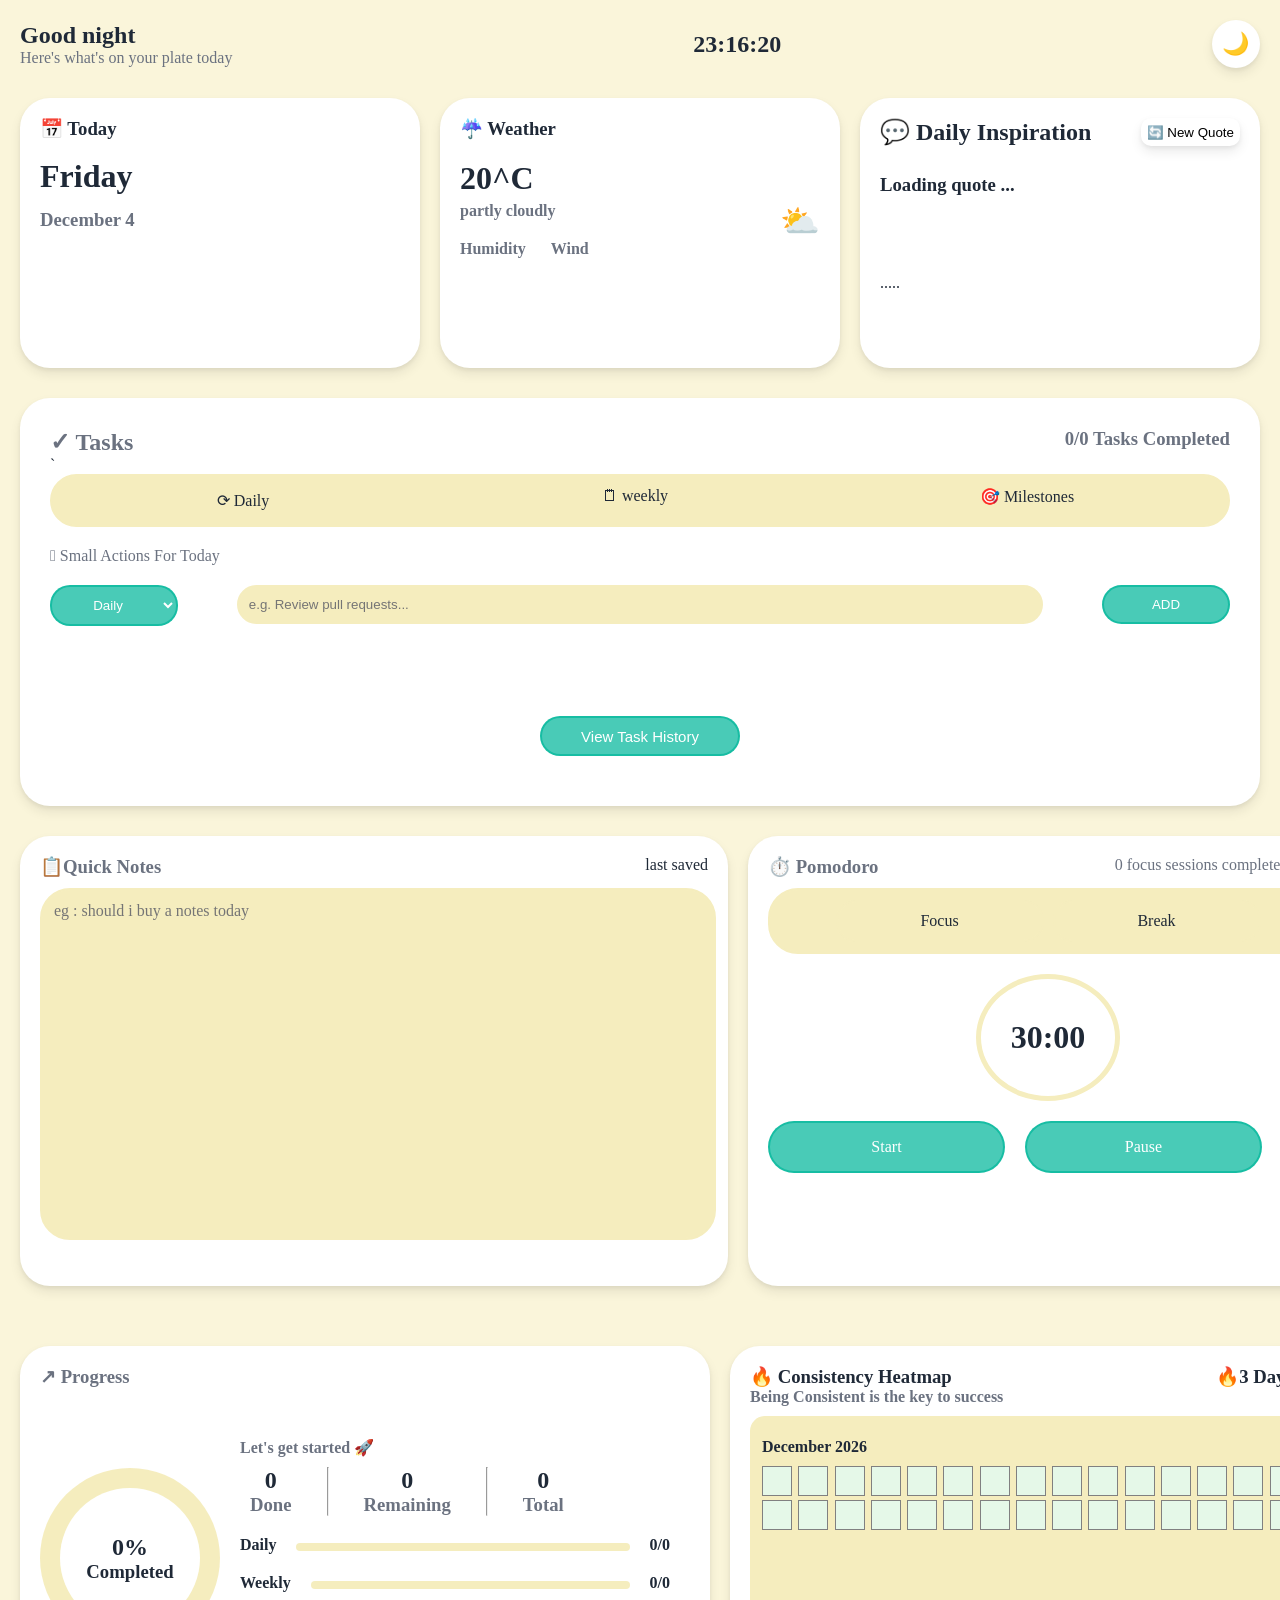
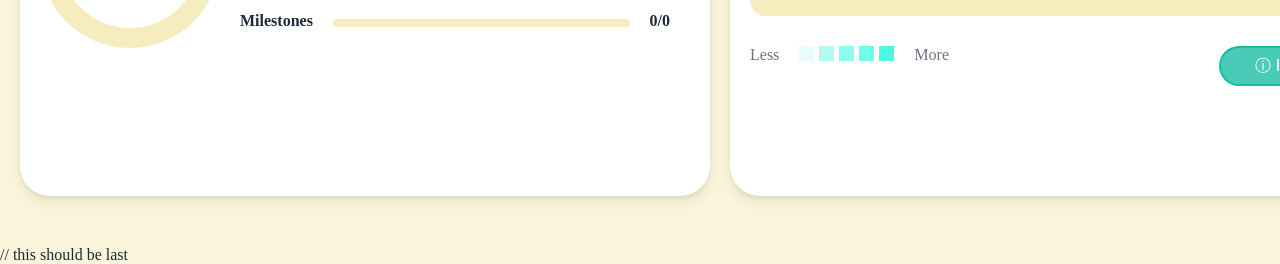
<file: Index.html>
<!DOCTYPE html>
<html lang="en">
<head>
    <meta charset="UTF-8">
    <meta name="viewport" content="width=device-width, initial-scale=1.0">
    <title> Personal Productivity Dashboard </title>
    <link rel="stylesheet" href="Style.css">
</head>
<body>

<div class="fullbody">


    <header>
    <div class="greet_heading">
        <h2 id="greeting"> Good Morning </h2>
        <p> Here's what's on your plate today </p>
    </div>

    <div class="date_and_time">
        <h2 id="live_clock">20:42:07</h2>
        <!-- <p id="live_date">thu , jun 25</p> -->
    </div>

    <button id="light_dark_toggle">
        <!-- <svg xmlns="http://www.w3.org/2000/svg" width="16" height="16" viewBox="0 0 24 24" fill="none" stroke="currentColor" stroke-width="2" stroke-linecap="round" stroke-linejoin="round" class="lucide lucide-moon" data-fg-d3bl343="0.8:1.41889:/src/app/App.tsx:1057:41:40655:18:e:Moon::::::D73T" data-fgid-d3bl343=":rb:"><path d="M12 3a6 6 0 0 0 9 9 9 9 0 1 1-9-9Z"></path></svg> -->
        <span id="moon" class="sun_moon_icon">🌙</span>

        <span id="sun" class="sun_moon_icon">☀️</span>
    </button>
    </header>


    <div class="calender_weather_quote">

        <div class="calender common_for_calender_weather_quote" >
        <h3> 📅 Today </h3>
        <br>
        <h1 id="live_day"></h1> 
        <h3 id="live_date"></h3>  
        </div>

        <div class="weather common_for_calender_weather_quote" >
            <h3> ☔ Weather </h3>
            <h1 id="temperature"> 20^C</h1>
            <div class="weather_type_and_weather_icon">
                <h4 id="weather"> partly cloudly </h4>
                <h1 id="weather_symbol"> ⛅ </h1>
            </div>
            <!-- <h3 id="city"> Bengaluru </h3> -->
            <div class="humidity_and_wind">
                <h4 id="humidity"> Humidity</h4>
                <h4 id="wind"> Wind </h4>
            </div>
        </div>

        <div class="quote common_for_calender_weather_quote" >

            <div class="quote_heading_and_refresh_box">
            <h2> 💬 Daily Inspiration </h2> 
            <button id="next_quote"> 🔄️ New Quote </button>
            </div>
            <br>
            <h3 id="quote_text"> Loading quote ... </h3>
            <p id="quote_author"> ..... </p>
            
            
        </div>

    </div>

    <div class="tasks_section">

        <div class="task_section_heading"> 
            <h2> ✓ Tasks </h2>
            <h3 id="completed_at_header"> 1/3 Tasks Completed </h3>
        </div>

`       <div class="toggle_buttons_section">
            
            <button id="daily_tab" class="common_for_task_section_buttons"> 
                <p>⟳ Daily</p>
                <p id="length_of_daily_task"></p>    
            </button>
            <button id="weekly_tab" class="common_for_task_section_buttons">
                <p class="daily_and_milestone_heading">🗒 weekly</p>
                <p id="length_of_weekly_task"></p>   
            </button>
            <button id="milestones_tab" class="common_for_task_section_buttons"> 
                <p class="daily_and_milestone_heading">🎯 Milestones</p>
                <p id="length_of_milestone_task"></p>     
            </button>

        </div>

        <div id="subtitle"> 𖣠 Small Actions For Today </div>

        <div class="add_tasks_full_section">
            
            <div class="dropdown">
                <select id="task_category" class="common_in_add_section">

                    <option value="Daily">Daily</option>

                    <option value="Weekly">Weekly</option>

                    <option value="Milestones">Milestones</option>

                </select>
            </div>

            <div class="task_writtiing_area">
                <!-- <p id="input_area" class="common_in_add_section"> ADD your texts here </p> -->
                <input type="text" id="input_area" class="common_in_add_section input_area" placeholder="e.g. Review pull requests...">
            </div>

            <div class="add_button">
                <button id="add_button" class="common_in_add_section"> ADD </button>
            </div>
            
        </div>

        <div class="active_tasks">
            
        </div>

        <div class="completed">
            <p class="completed_heading"> Completed </p>
        </div>
        <div class="completed_tasks">
                
        </div>

        <div class="task_history_button_box"> 
            <button id="task_history_button"> View Task History </button>
        </div>

        <div class="history_overlay">
            <div class="history_popup">

                <div class="history_popup_header">
                    <h2>Task History</h2>
                    <button id="close_button" class="close_button"> X Close</button>
                </div>
                
                <div class="history_content">

                </div>

            </div>
        </div>

    </div>

    <div class="quicknotes_pomodoro">

        <div class="quick_notes common_for_quick_and_pomodoro">

            <div class="quick_notes_header">

                <h3 class="quick_notes_heading"> 📋Quick Notes</h3>
                <p id="last_saved"> last saved </p>
                
            </div>

            <textarea id="quick_notes" placeholder="eg : should i buy a notes today"></textarea>
        </div>

        <div class="pomodoro common_for_quick_and_pomodoro">

            <div class="pomodoro_header">
                <h3 class="pomodoro_title"> ⏱️ Pomodoro </h3>
                <p id="session_count">  sessions today </p>
            </div>

            <div class="focus_break_toggle">
                <button id="focus_tab" class="common_for_FocusBreak"> Focus  </button>
                <button id="break_tab" class="common_for_FocusBreak"> Break </button>
            </div>

            <div class="timer">
                <h1 id="timer"> . </h1>
            </div>
            
            <div class="start_and_refresh">
                <button id="start_timer" class="common_for_start_and_pause"> Start </button>
                <button id="pause_timer" class="common_for_start_and_pause"> Pause </button>
                <button id="reset_timer"> <h1>🗘</h1> </button>
            </div>
        </div>

    </div>

    <div class="progress_and_heatmap">
        <div class="progress common_for_progress_and_heatmap">
            <h3 class="progress_heading"> ↗ Progress </h3>

            <div class="progress_circle_and_progress_report">

                <div id="progress_circle" class="progress_circle"> <!-- this becomes the ring --> 
    
                    <div class="progress_circle_content">
                        <h2 id="progress_percentage"> 22 %</h2>
                        <h3> Completed</h3>
                    </div>
                    
                </div>

                <div class="progress_report">
                    <h4 id="progress_report_subtitle"> Keep  the moment going </h4>

                    <div class="done_remaining_total">
                        
                        <div class="done">
                            <h2 id="tasks_done"> 2 </h2>
                            <h3 class="common_for_done_remaining_total_subtitle"> Done </h3>
                        </div>
                        <hr>
                        <div class="remaining">
                            <h2 id="tasks_remaining"> 3</h2>
                            <h3 class="common_for_done_remaining_total_subtitle"> Remaining </h3>
                        </div>
                        <hr>
                        <div class="total">
                            <h2 id="total_tasks"> 5</h2>
                            <h3 class="common_for_done_remaining_total_subtitle"> Total </h3>
                        </div>

                    </div>

                    <div class="daily_weekly_milestones_progress">

                        <div class="daily_progress common_for_daily_weekly_milestone_progress">
                            <h4> Daily </h4>
                            <div class="progress_bar">
                                <div id="daily_progress_fill" class="progress_fill daily_fill"></div>
                            </div>
                            <h4 id="daily_count"> 1/3 </h4>
                        </div>
                        <div class="weekly_progress common_for_daily_weekly_milestone_progress">
                            <h4> Weekly </h4>
                            <div class="progress_bar">
                                <div id="weekly_progress_fill" class="progress_fill weekly_fill"></div>
                            </div>
                            <h4 id="weekly_count"> 1/3 </h4>
                        </div>
                        <div class="milestones_progress common_for_daily_weekly_milestone_progress">
                            <h4> Milestones </h4>
                            <div class="progress_bar">
                                <div id="milestones_progress_fill" class="progress_fill milestone_fill"></div>
                            </div>
                            <h4 id="milestone_count"> 1/3 </h4>
                        </div>

                    </div>
                </div>

            </div>
        </div>
        <div class="heatmap common_for_progress_and_heatmap">

            <div class="heatmap_header_container">

                <div class="heatmap_header">
                    <h3> 🔥 Consistency Heatmap </h3>
                    <h4> Being Consistent is the key to success  </h4>
                </div>

                <h3 id="streak"> 🔥3 Days  Streak </h3>
                
            </div>

            <div class="main_heatmap">

            </div>

            <div class="about_heatmap">
                <p>Less</p>

                <div class="cell_block">
                    <div class="level0 common_for_each_level_cell"></div>
                    <div class="level1 common_for_each_level_cell"></div>
                    <div class="level2 common_for_each_level_cell"></div>
                    <div class="level3 common_for_each_level_cell"></div>
                    <div class="level4 common_for_each_level_cell"></div>
                </div>

                <p> More </p> 

                <button id="heatmap_info_button"> ⓘ Info </button>

            </div>

        </div>

        <div class="heatmap-tooltip"></div>   
         <!-- this is for the pop up that appears when  hovering on the cells  -->

        <div class="heatmap_info"></div>

    </div>




</div>  <!-- fullbody div -->

<script src="script.js"></script>
<script src="tasks_section.js"></script>
<script src="pomodoro.js"></script>
<script src="quick notes.js"></script>
<script src="progress.js"></script>
<script src="heatmap.js"></script>

<script src="main.js"></script> // this should be last
</body>
</html>
</file>
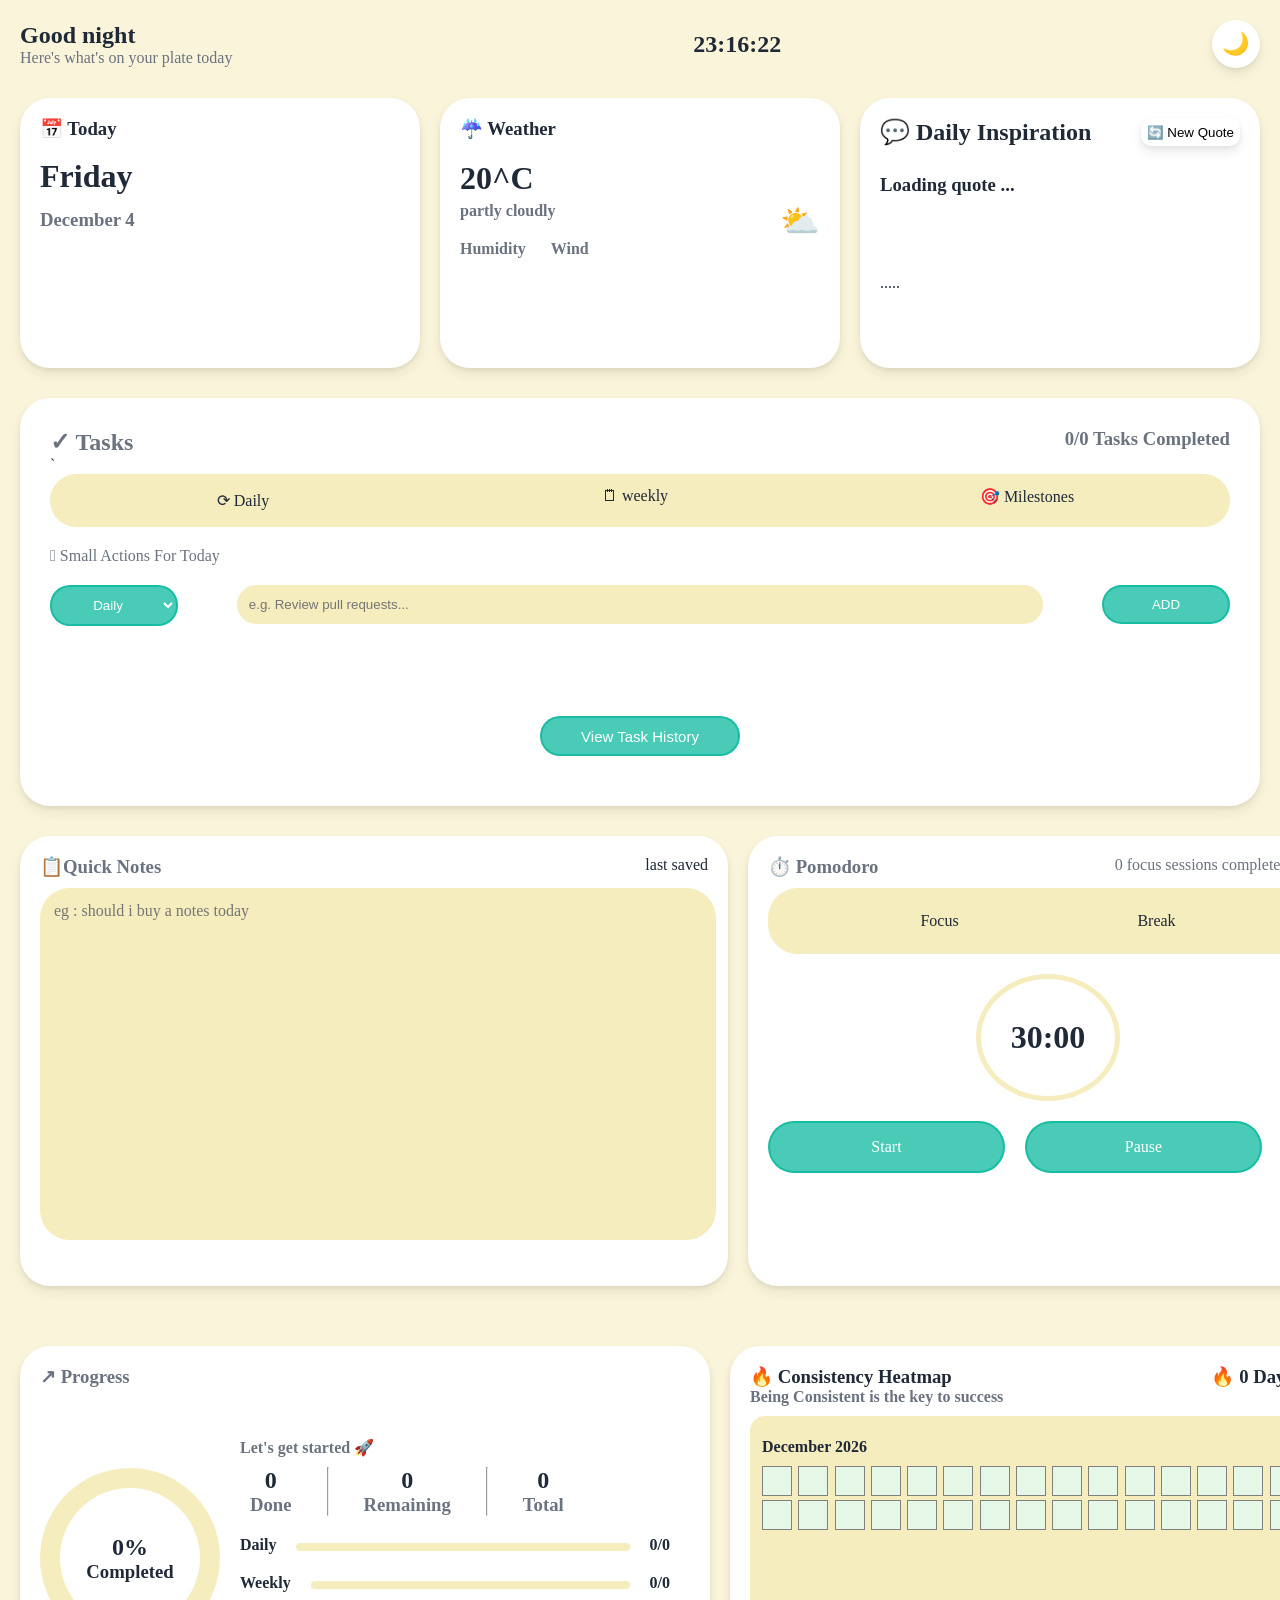
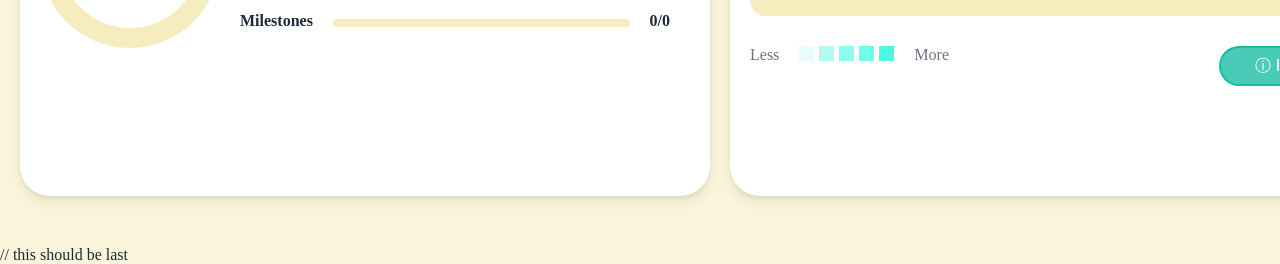
<file: index.html>
<!DOCTYPE html>
<html lang="en">
<head>
    <meta charset="UTF-8">
    <meta name="viewport" content="width=device-width, initial-scale=1.0">
    <title> Personal Productivity Dashboard </title>
    <link rel="stylesheet" href="Style.css">
</head>
<body>

<div class="fullbody">


    <header>
    <div class="greet_heading">
        <h2 id="greeting"> Good Morning </h2>
        <p> Here's what's on your plate today </p>
    </div>

    <div class="date_and_time">
        <h2 id="live_clock">20:42:07</h2>
        <!-- <p id="live_date">thu , jun 25</p> -->
    </div>

    <button id="light_dark_toggle">
        <!-- <svg xmlns="http://www.w3.org/2000/svg" width="16" height="16" viewBox="0 0 24 24" fill="none" stroke="currentColor" stroke-width="2" stroke-linecap="round" stroke-linejoin="round" class="lucide lucide-moon" data-fg-d3bl343="0.8:1.41889:/src/app/App.tsx:1057:41:40655:18:e:Moon::::::D73T" data-fgid-d3bl343=":rb:"><path d="M12 3a6 6 0 0 0 9 9 9 9 0 1 1-9-9Z"></path></svg> -->
        <span id="moon" class="sun_moon_icon">🌙</span>

        <span id="sun" class="sun_moon_icon">☀️</span>
    </button>
    </header>


    <div class="calender_weather_quote">

        <div class="calender common_for_calender_weather_quote" >
        <h3> 📅 Today </h3>
        <br>
        <h1 id="live_day"></h1> 
        <h3 id="live_date"></h3>  
        </div>

        <div class="weather common_for_calender_weather_quote" >
            <h3> ☔ Weather </h3>
            <h1 id="temperature"> 20^C</h1>
            <div class="weather_type_and_weather_icon">
                <h4 id="weather"> partly cloudly </h4>
                <h1 id="weather_symbol"> ⛅ </h1>
            </div>
            <!-- <h3 id="city"> Bengaluru </h3> -->
            <div class="humidity_and_wind">
                <h4 id="humidity"> Humidity</h4>
                <h4 id="wind"> Wind </h4>
            </div>
        </div>

        <div class="quote common_for_calender_weather_quote" >

            <div class="quote_heading_and_refresh_box">
            <h2> 💬 Daily Inspiration </h2> 
            <button id="next_quote"> 🔄️ New Quote </button>
            </div>
            <br>
            <h3 id="quote_text"> Loading quote ... </h3>
            <p id="quote_author"> ..... </p>
            
            
        </div>

    </div>

    <div class="tasks_section">

        <div class="task_section_heading"> 
            <h2> ✓ Tasks </h2>
            <h3 id="completed_at_header"> 1/3 Tasks Completed </h3>
        </div>

`       <div class="toggle_buttons_section">
            
            <button id="daily_tab" class="common_for_task_section_buttons"> 
                <p>⟳ Daily</p>
                <p id="length_of_daily_task"></p>    
            </button>
            <button id="weekly_tab" class="common_for_task_section_buttons">
                <p class="daily_and_milestone_heading">🗒 weekly</p>
                <p id="length_of_weekly_task"></p>   
            </button>
            <button id="milestones_tab" class="common_for_task_section_buttons"> 
                <p class="daily_and_milestone_heading">🎯 Milestones</p>
                <p id="length_of_milestone_task"></p>     
            </button>

        </div>

        <div id="subtitle"> 𖣠 Small Actions For Today </div>

        <div class="add_tasks_full_section">
            
            <div class="dropdown">
                <select id="task_category" class="common_in_add_section">

                    <option value="Daily">Daily</option>

                    <option value="Weekly">Weekly</option>

                    <option value="Milestones">Milestones</option>

                </select>
            </div>

            <div class="task_writtiing_area">
                <!-- <p id="input_area" class="common_in_add_section"> ADD your texts here </p> -->
                <input type="text" id="input_area" class="common_in_add_section input_area" placeholder="e.g. Review pull requests...">
            </div>

            <div class="add_button">
                <button id="add_button" class="common_in_add_section"> ADD </button>
            </div>
            
        </div>

        <div class="active_tasks">
            
        </div>

        <div class="completed">
            <p class="completed_heading"> Completed </p>
        </div>
        <div class="completed_tasks">
                
        </div>

        <div class="task_history_button_box"> 
            <button id="task_history_button"> View Task History </button>
        </div>

        <div class="history_overlay">
            <div class="history_popup">

                <div class="history_popup_header">
                    <h2>Task History</h2>
                    <button id="close_button" class="close_button"> X Close</button>
                </div>
                
                <div class="history_content">

                </div>

            </div>
        </div>

    </div>

    <div class="quicknotes_pomodoro">

        <div class="quick_notes common_for_quick_and_pomodoro">

            <div class="quick_notes_header">

                <h3 class="quick_notes_heading"> 📋Quick Notes</h3>
                <p id="last_saved"> last saved </p>
                
            </div>

            <textarea id="quick_notes" placeholder="eg : should i buy a notes today"></textarea>
        </div>

        <div class="pomodoro common_for_quick_and_pomodoro">

            <div class="pomodoro_header">
                <h3 class="pomodoro_title"> ⏱️ Pomodoro </h3>
                <p id="session_count">  sessions today </p>
            </div>

            <div class="focus_break_toggle">
                <button id="focus_tab" class="common_for_FocusBreak"> Focus  </button>
                <button id="break_tab" class="common_for_FocusBreak"> Break </button>
            </div>

            <div class="timer">
                <h1 id="timer"> . </h1>
            </div>
            
            <div class="start_and_refresh">
                <button id="start_timer" class="common_for_start_and_pause"> Start </button>
                <button id="pause_timer" class="common_for_start_and_pause"> Pause </button>
                <button id="reset_timer"> <h1>🗘</h1> </button>
            </div>
        </div>

    </div>

    <div class="progress_and_heatmap">
        <div class="progress common_for_progress_and_heatmap">
            <h3 class="progress_heading"> ↗ Progress </h3>

            <div class="progress_circle_and_progress_report">

                <div id="progress_circle" class="progress_circle"> <!-- this becomes the ring --> 
    
                    <div class="progress_circle_content">
                        <h2 id="progress_percentage"> 22 %</h2>
                        <h3> Completed</h3>
                    </div>
                    
                </div>

                <div class="progress_report">
                    <h4 id="progress_report_subtitle"> Keep  the moment going </h4>

                    <div class="done_remaining_total">
                        
                        <div class="done">
                            <h2 id="tasks_done"> 2 </h2>
                            <h3 class="common_for_done_remaining_total_subtitle"> Done </h3>
                        </div>
                        <hr>
                        <div class="remaining">
                            <h2 id="tasks_remaining"> 3</h2>
                            <h3 class="common_for_done_remaining_total_subtitle"> Remaining </h3>
                        </div>
                        <hr>
                        <div class="total">
                            <h2 id="total_tasks"> 5</h2>
                            <h3 class="common_for_done_remaining_total_subtitle"> Total </h3>
                        </div>

                    </div>

                    <div class="daily_weekly_milestones_progress">

                        <div class="daily_progress common_for_daily_weekly_milestone_progress">
                            <h4> Daily </h4>
                            <div class="progress_bar">
                                <div id="daily_progress_fill" class="progress_fill daily_fill"></div>
                            </div>
                            <h4 id="daily_count"> 1/3 </h4>
                        </div>
                        <div class="weekly_progress common_for_daily_weekly_milestone_progress">
                            <h4> Weekly </h4>
                            <div class="progress_bar">
                                <div id="weekly_progress_fill" class="progress_fill weekly_fill"></div>
                            </div>
                            <h4 id="weekly_count"> 1/3 </h4>
                        </div>
                        <div class="milestones_progress common_for_daily_weekly_milestone_progress">
                            <h4> Milestones </h4>
                            <div class="progress_bar">
                                <div id="milestones_progress_fill" class="progress_fill milestone_fill"></div>
                            </div>
                            <h4 id="milestone_count"> 1/3 </h4>
                        </div>

                    </div>
                </div>

            </div>
        </div>
        <div class="heatmap common_for_progress_and_heatmap">

            <div class="heatmap_header_container">

                <div class="heatmap_header">
                    <h3> 🔥 Consistency Heatmap </h3>
                    <h4> Being Consistent is the key to success  </h4>
                </div>

                <h3 id="streak"> 🔥3 Days  Streak </h3>
                
            </div>

            <div class="main_heatmap">

            </div>

            <div class="about_heatmap">
                <p>Less</p>

                <div class="cell_block">
                    <div class="level0 common_for_each_level_cell"></div>
                    <div class="level1 common_for_each_level_cell"></div>
                    <div class="level2 common_for_each_level_cell"></div>
                    <div class="level3 common_for_each_level_cell"></div>
                    <div class="level4 common_for_each_level_cell"></div>
                </div>

                <p> More </p> 

                <button id="heatmap_info_button"> ⓘ Info </button>

            </div>

        </div>

        <div class="heatmap-tooltip"></div>   
         <!-- this is for the pop up that appears when  hovering on the cells  -->

        <div class="heatmap_info"></div>

    </div>




</div>  <!-- fullbody div -->

<script src="script.js"></script>
<script src="tasks_section.js"></script>
<script src="pomodoro.js"></script>
<script src="quick notes.js"></script>
<script src="progress.js"></script>
<script src="heatmap.js"></script>

<script src="main.js"></script> // this should be last
</body>
</html>
</file>
<file: Style.css>
:root {

    /* Backgrounds */
    --bg-color: rgb(250, 245, 218);
    --card-bg: white;
    --inside-sections: rgb(245, 237, 190);
    --task-hover: rgb(249, 248, 248);
    --history-backgorund: rgba(0, 0, 0, 0.825);
    --button-color: rgba(4, 183, 156, 0.722);

    /* Text */
    --primary-text: #1f2937;
    --secondary-text: #6b7280;

    /* Borders */
    --border-color: #e5e7eb;

    /* Shadows */
    --card-shadow:
        0 2px 4px rgba(0, 0, 0, 0.06),
        0 6px 12px rgba(0, 0, 0, 0.08);

    /*  hovers shadow */
    --button-shadow:
        0 4px 8px rgba(0, 0, 0, 0.08),
        0 10px 20px rgba(0, 0, 0, 0.12);

    /* for heatmap cells */
    --level-0: rgba(223, 252, 248, 0.722);
    --level-1: rgba(150, 249, 233, 0.722);
    --level-2: rgba(100, 249, 233, 0.722);
    --level-3: rgba(50, 255, 227, 0.722);
    --level-4: rgba(6, 248, 212, 0.722);
}

body.dark-mode {

    /* Backgrounds */
    --bg-color: #0f172a;
    --card-bg: #1e293b;
    --inside-sections: #18202e;
    --task-hover: #132035e1;
    --history-backgorund: rgba(255, 254, 254, 0.441);
    --button-color: #38bdf8;
    /* Text */
    --primary-text: #f0f1f3;
    --secondary-text: #94a3b8;

    /* Borders */
    --border-color: #1d2126;

    /* Shadows */
    --card-shadow:
        0 4px 12px rgba(0, 0, 0, 0.35);

    /*  hovers shadow */
    --button-shadow:
        0 4px 8px rgba(136, 133, 133, 0.426),
        0 10px 20px rgb(62, 61, 61);

    /* for heatmap cells */
    --level-0: #c9edfd;
    --level-1: #91dbfa;
    --level-2: #5bcaf9;
    --level-3: #2fbffc;
    --level-4: #0db1f8;
}



* {
    padding: 0;
    margin: 0;
    box-sizing: border-box;
}

body {
    background-color: var(--bg-color);
    color: var(--primary-text);
}

.fullbody {
    width: 100%;
    max-width: 1400px;
    margin: 0 auto;
    padding: 20px;
    /* background-color: red; */
}

header {
    display: flex;
    justify-content: space-between;
    align-items: center;
    width: 100%;
    margin-bottom: 30PX;
}

.greet_heading p {
    color: var(--secondary-text);
}

#live_clock {
    position: relative;
    left: 15px;
}

#sun {
    display: none;
}

.sun_moon_icon {
    font-size: 22px;
}


#light_dark_toggle {
    width: 48px;
    height: 48px;

    display: flex;
    justify-content: center;
    align-items: center;

    background: #ffffff;
    border: none;
    border-radius: 50%;

    cursor: pointer;

    /* Soft shadow */
    box-shadow: var(--card-shadow);

    transition: all 0.2s ease;
}

.light_dark_toggle:hover {
    transform: translateY(-2px);
    box-shadow: var(--button-shadow)
}

.calender_weather_quote {
    display: flex;
    width: 100%;
    /* padding: 20px; */
    gap: 20px;

}

.common_for_calender_weather_quote {
    border: var(--border-color);
    border-radius: 30px;
    padding: 20px;
    width: 453.33px;
    background-color: var(--card-bg);
    color: var(--primary-text);
    height: 30vh;
    box-shadow: var(--card-shadow);

    transition: all 0.2s ease;
}


.weather {
    padding: 20px;
}

#temperature {
    margin: 20px 0 5px 0;
}

.weather_type_and_weather_icon {
    display: flex;
    justify-content: space-between;
    color: var(--secondary-text);
}

#city {
    position: relative;
    bottom: 15px;
    color: var(--secondary-text);
}

.humidity_and_wind {
    display: flex;
    gap: 25px;
    color: var(--secondary-text);
}

#quote_text {
    margin: 10px 0;
    height: 10vh;
    overflow-y: auto;
}

.quote_heading_and_refresh_box {
    display: flex;
    justify-content: space-between;
}

#next_quote {
    padding: 4px;
    background-color: white;
    box-shadow: var(--card-shadow);
    border: solid 2px rgb(255, 255, 255);
    border-radius: 10px;

}

#next_quote:hover {
    transform: translateY(-2px);
    box-shadow: var(--button-shadow)
}

#live_date {
    color: var(--secondary-text);
    padding: 14px 0;
}



/* task section styling begins */
.tasks_section {
    width: 100%;
    /* min-height: 70vh; */
    max-height: fit-content;
    background-color: var(--card-bg);
    color: var(--primary-text);
    padding: 30px;
    align-items: center;
    margin: 0 auto;
    margin-top: 30px;
    /* border and shadows */
    border: var(--border-color);
    border-radius: 30px;
    box-shadow: var(--card-shadow);
    transition: all 0.2s ease;
}

.task_section_heading {
    color: var(--secondary-text);
    display: flex;
    justify-content: space-between;
}

.toggle_buttons_section {
    display: flex;
    justify-content: space-between;
    gap: 10px;
    padding: 5px;
    border: 2px solid var(--inside-sections);
    border-radius: 35px;
    background-color: var(--inside-sections);
}

.common_for_task_section_buttons {
    all: unset;
    /* border: 2px solid var(--card-bg); */
    border-radius: 20px;
    padding: 10px 0;
    width: 100%;
    max-width: 30vw;
    text-align: center;
    /* background-color: var(--card-bg); */
    cursor: pointer;
    display: flex;
    justify-content: center;
    gap: 10px;
}

.daily_and_milestone_heading {
    position: relative;
    bottom: 4px;
}

.common_for_task_section_buttons:hover {
    background-color: var(--card-bg);
    cursor: pointer;
    transform: translateY(-2px);
}

.common_for_task_section_buttons:focus {
    background-color: var(--card-bg);
    border: 2px solid var(--card-bg);
}

#subtitle {
    margin: 20px 0;
    color: var(--secondary-text);
}

.add_tasks_full_section {
    display: flex;
    justify-content: space-between;
    gap: 10px;
}

.common_in_add_section {
    background-color: var(--inside-sections);
    border: 2px solid var(--inside-sections);
    border-radius: 20px;
    padding: 10px 10px;
    color: var(--primary-text);
}

#task_category {
    background-color: var(--button-color);
    border: 2px solid var(--button-color);
    color: white;
    max-width: 100%;
    width: 10vw;
    text-align: center;
}

#add_button {
    background-color: var(--button-color);
    border: 2px solid var(--button-color);
    max-width: 100%;
    width: 10vw;
    color: white;
}

.input_area {
    max-width: 100%;
    width: 63vw;
}

.input_area:focus {
    outline: none;
    border-color: #6355d8;
    box-shadow: 0 0 0 4px rgba(99, 85, 216, 0.15);
}

.active_tasks {
    margin: 20px 0 10px 0;
    /* min-height: 18vh; */
    max-height: fit-content;
    padding: 10px;
}

.task_box {
    /* css class created in js */
    /* border: 2px solid blue; */
    border-radius: 20px;
    padding: 10px;
    margin: 10px 0;
    display: flex;
    justify-content: space-between;
    gap: 20px;
    font-size: larger;
}

.left_section_of_taskbox {
    display: flex;
    gap: 10px;
}

.task_box:hover {
    background-color: var(--task-hover);
}

.common_for_title_and_action_buttons {
    display: flex;
    justify-content: space-between;
}

.common_for_edit-and-delete {
    border: none;
    margin: 0 5px;
    opacity: 0;
    visibility: hidden;
    transition: opacity 0.2s ease;
}

.task_box:hover .common_for_edit-and-delete {
    opacity: 1;
    visibility: visible;
}

.completed_heading {
    text-align: center;
}

.completed-task {
    text-decoration: line-through;
    color: var(--secondary-text);
    opacity: 0.7;

}

.task_history_button_box {
    display: flex;
    /* align-items: center; */
    justify-content: center;
}

#task_history_button {
    border: none;
    margin: 40px 0 20px 0;
    width: 200px;
    height: 40px;
    background-color: var(--button-color);
    border: 2px solid var(--button-color);
    border-radius: 20px;
    color: white;
    font-size: 15px;
}

.history_overlay {
    position: fixed;
    inset: 0;

    display: none;

    justify-content: center;
    align-items: center;

    background: var(--history-backgorund);
    backdrop-filter: blur(3px);

    z-index: 1000;
}

.history_popup {
    margin-left: 100px;
    padding: 10px;
    width: 1000px;
    max-width: 90vw;
    height: 730px;
    max-height: 80vh;
    /* background-color: #1f1f1f;
    border-radius: 15px; */
    /* border: 2px solid red; */
    overflow-y: auto;
}

.history_date_heading {
    color: white;
    margin-top: 25px;
    margin-bottom: 12px;
    border-bottom: 1px solid rgba(255, 255, 255, .15);
    padding-bottom: 6px;
}

.history_task_card {
    color: white;
    padding: 12px 18px;
    margin: 10px;
    box-sizing: border-box;
    border: 1px solid rgba(255, 255, 255, .08);
    border-radius: 10px;
    background: rgba(255, 255, 255, .03);
    transition: .2s;
}

.history_task_card:hover {
    background: rgba(255, 255, 255, .06);
}

.empty_history {
    color: white;
    text-align: center;
    margin-top: 120px;
}

.empty_history h2 {
    margin-bottom: 15px;
}

.empty_history p {
    opacity: .7;
}

.history_popup_header {
    color: var(--inside-sections);
    display: flex;
    justify-content: space-between;
}

#close_button {
    border: none;
    width: 100px;
    height: 40px;
    background-color: rgba(226, 3, 3, 0.79);
    border: 2px solid rgba(226, 3, 3, 0.79);
    border-radius: 20px;
    color: white;
}

.close_button:hover {
    background-color: rgb(97, 0, 0);
}







.quicknotes_pomodoro {
    gap: 20px;
    display: flex;
    margin: 30px 0;
}

.quick_notes {
    width: 708px;
}

.quick_notes_header {
    display: flex;
    justify-content: space-between;
}

.quick_notes_heading {
    color: var(--secondary-text);
}

#quick_notes {
    all: unset;
    margin: 10px 0;
    border: 2px solid var(--inside-sections);
    background-color: var(--inside-sections);
    border-radius: 30px;
    height: 36vh;
    width: 648px;
    padding: 12px;
}


.common_for_quick_and_pomodoro {
    border: 2px solid white;
    background-color: var(--card-bg);
    color: var(--primary-text);
    height: 50vh;
    padding: 20px;
    border: var(--border-color);
    border-radius: 30px;
    box-shadow: var(--card-shadow);
    transition: all 0.2s ease;
}

.pomodoro {
    min-width: 600px;
}

.pomodoro_header {
    display: flex;
    width: 100%;
    justify-content: space-between;
    color: var(--secondary-text);
}

.focus_break_toggle {
    border: 2px solid var(--inside-sections);
    background-color: var(--inside-sections);
    border-radius: 30px;
    margin-top: 10px;
    padding: 10px;
    display: flex;
    justify-content: center;
}

.common_for_FocusBreak {
    all: unset;
    min-width: 184px;
    border: 2px solid var(--inside-sections);
    background-color: var(--inside-sections);
    border-radius: 20px;
    padding: 10px;
    margin: 0 4.5px;
    text-align: center;
}

.common_for_FocusBreak:hover {
    background-color: var(--card-bg);
    cursor: pointer;
    transform: translateY(-2px);
}

.active_mode {
    background-color: var(--card-bg);
    color: var(--primary-text);
}

/* this class will be added with JS and will say which tab is active */
.timer {
    display: flex;
    justify-content: center;
    margin: 20px 0;
}

#timer {
    border: 5px solid var(--inside-sections);
    border-radius: 50%;
    padding: 40px 30px;
}

.start_and_refresh {
    display: flex;
    gap: 20px;
    /* justify-content: center; */
}

.common_for_start_and_pause {
    all: unset;
    text-align: center;
    width: 220px;
    border: 2px solid var(--button-color);
    border-radius: 30px;
    background-color: var(--button-color);
    color: white;
    padding: 15px;
}

.common_for_start_and_pause:hover {
    cursor: pointer;
    transform: translateY(-2px);
}

#reset_timer {
    all: unset;
    /* border: 2px solid red; */
    width: 50px;
    text-align: center;
    font-size: 50;
}

#reset_timer:hover {
    cursor: pointer;
    transform: translateY(-2px);
}

/* .progress_and_consistency {
    
} */


.progress_and_heatmap {
    display: flex;
    gap: 20px;
}

.common_for_progress_and_heatmap {
    border: 2px solid white;
    background-color: var(--card-bg);
    color: var(--primary-text);
    height: 50vh;
    width: 700px;
    padding: 20px;
    border: var(--border-color);
    border-radius: 30px;
    box-shadow: var(--card-shadow);
    transition: all 0.2s ease;
    margin: 30px 0;
}

.progress_heading {
    color: var(--secondary-text);
}

.progress_circle_and_progress_report {
    margin: 20px 0;
    display: flex;
    /* border: 2px solid red; */
}

/* to create the progress ring we will use conic-gradient which fills an area circular way from the centre . and inside we will use background color . so that background color will erase inner area of conic-gradient getting us a ring */

.progress_circle {
    width: 180px;
    height: 180px;

    border-radius: 50%;
    margin: 60px 0;
    display: flex;
    justify-content: center;
    align-items: center;

    background:
        conic-gradient(
            /* #4CAF50 0deg, */
            #4CAF50 80deg,
            var(--inside-sections) 80deg,
            /* this line is so that the remaining part remaing in the incomplete ring color*/
            /* for full degree becomes 0->360*/
        );
}

.progress_circle_content {

    width: 140px;
    height: 140px;

    border-radius: 50%;

    background: var(--card-bg);

    display: flex;
    flex-direction: column;

    justify-content: center;
    align-items: center;
}

#progress_percentage {
    text-align: center;
}

.progress_report {
    /* border: 2px solid blue; */
    margin: 20px 10px;
    width: 450px;
    padding: 10px;
}

#progress_report_subtitle {
    color: var(--secondary-text);
}

.done_remaining_total {
    margin: 10px 10px;
    display: flex;
    gap: 35px;
}

.done_remaining_total h2 {
    text-align: center;
}

.common_for_done_remaining_total_subtitle {
    color: var(--secondary-text);

}

.daily_weekly_milestones_progress {
    margin: 20px 0;
}

.common_for_daily_weekly_milestone_progress {
    display: flex;
    gap: 20px;
    margin: 20px 0;
}

.progress_bar {
    width: 100%;
    height: 8px;
    background-color: var(--inside-sections);
    border-radius: 20px;
    overflow: hidden;
    margin-top: 7px;
}

.progress_fill {
    width: 0%;
    height: 100%;
    background-color: #4CAF50;
    /* Change later to your theme color */
    border-radius: 20px;
    transition: width 0.3s ease;
}

.daily_fill {
    background-color: #4CAF50;
}

.weekly_fill {
    background-color: #2196F3;
}

.milestone_fill {
    background-color: #9C27B0;
}


/* heatmap styles begin */
.heatmap_header_container {
    display: flex;
    justify-content: space-between;
}

.heatmap_header_container h3 {
    color: var(--primary-text);
}

.heatmap_header h3 {
    color: var(--primary-text);
}

.heatmap_header h4 {
    color: var(--secondary-text);
}

.main_heatmap {
    margin: 10px 0;
    background-color: var(--inside-sections);
    border: 2px solid var(--inside-sections);
    border-radius: 15px;
    height: 200px;
    width: 600px;
    padding: 10px;
    overflow-y: auto;
}

.month-block h4 {
    margin: 10px 0;
}

.month-grid {
    display: grid;
    grid-template-columns: repeat(16, 1fr);
    gap: 4px;
}

.heatmap-cell {
    width: 30px;
    height: 30px;
    border: 1px solid gray;
    display: flex;
    align-items: center;
    justify-content: center;
    font-size: 12px;
}

.heatmap-tooltip {
    position: absolute;
    left: 700px;
    display: none;
    padding: 10px;
    border-radius: 8px;
    background-color: var(--card-bg);
    border: 1px solid var(--border-color);
    color: var(--primary-text);
    font-size: 14px;
    pointer-events: none;
    z-index: 1000;
}

#heatmap_info_button {
    border: none;
    margin-left: 250px;
    border: 2px solid var(--button-color);
    border-radius: 20px;
    text-align: center;
    font-size: 16px;
    width: 120px;
    height: 40px;
    background-color: var(--button-color);
    color: white;
}

.heatmap_info {
    position: absolute;
    left: 1050px;
    top: 1500px;
    display: none;
    padding: 10px;
    border-radius: 8px;
    background-color: var(--inside-sections);
    border: 1px solid black;
    color: var(--primary-text);
    font-size: 14px;
    pointer-events: none;
    z-index: 1000;
}


.about_heatmap {
    display: flex;
    gap: 20px;
    margin: 30px 0;
}

.about_heatmap p {
    color: var(--secondary-text);
}

.common_for_each_level_cell {
    width: 15px;
    height: 15px;
}

.cell_block {
    display: flex;
    gap: 5px;
    /* margin: 5px 0; */
}

.level0 {
    background-color: var(--level-0);
}

.level1 {
    background-color: var(--level-1);
}

.level2 {
    background-color: var(--level-2);
}

.level3 {
    background-color: var(--level-3);
}

.level4 {
    background-color: var(--level-4);
}

/* =========================================================
   RESPONSIVE DESIGN - FOCUSFLOW
   Add this at the END of Style.css
   ========================================================= */

/* ---------- General ---------- */

html {
    width: 100%;
    overflow-x: hidden;
}

body {
    width: 100%;
    min-width: 0;
    overflow-x: hidden;
}

.fullbody {
    width: 100%;
    max-width: 1400px;
    margin: 0 auto;
    padding: 20px;
}


/* =========================================================
   TABLET
   ========================================================= */

@media (max-width: 1000px) {

    .fullbody {
        padding: 16px;
    }

    /* Header */
    header {
        margin-bottom: 20px;
    }

    /* Weather / Calendar / Quote */
    .calender_weather_quote {
        flex-wrap: wrap;
    }

    .common_for_calender_weather_quote {
        width: calc(50% - 10px);
        height: auto;
        min-height: 220px;
    }

    .quote {
        width: 100%;
    }


    /* ---------- Tasks ---------- */

    .tasks_section {
        padding: 20px;
    }

    .add_tasks_full_section {
        flex-wrap: wrap;
    }

    #task_category {
        width: 150px;
    }

    .input_area {
        flex: 1;
        width: auto;
        min-width: 200px;
    }

    #add_button {
        width: 120px;
    }


    /* ---------- Quick Notes + Pomodoro ---------- */

    .quicknotes_pomodoro {
        flex-direction: column;
    }

    .quick_notes,
    .pomodoro {
        width: 100%;
        min-width: 0;
    }

    .common_for_quick_and_pomodoro {
        width: 100%;
        height: auto;
        min-height: 400px;
    }

    #quick_notes {
        width: 100%;
        height: 300px;
    }


    /* ---------- Progress + Heatmap ---------- */

    .progress_and_heatmap {
        flex-direction: column;
    }

    .common_for_progress_and_heatmap {
        width: 100%;
        height: auto;
        min-height: 400px;
    }

    .main_heatmap {
        width: 100%;
        overflow-x: auto;
    }

    .heatmap-tooltip {
        display: none !important;
    }

    .heatmap_info {
        position: static;
        width: 100%;
    }

    #heatmap_info_button {
        margin-left: 0;
    }

}


/* =========================================================
   MOBILE
   ========================================================= */

@media (max-width: 600px) {

    /* ---------- General ---------- */

    .fullbody {
        padding: 12px;
    }

    h1 {
        font-size: 1.6rem;
    }

    h2 {
        font-size: 1.3rem;
    }

    h3 {
        font-size: 1rem;
    }

    p {
        font-size: 0.9rem;
    }


    /* ---------- Header ---------- */

    header {
        align-items: flex-start;
        gap: 15px;
    }

    .greet_heading {
        min-width: 0;
    }

    .greet_heading h2 {
        font-size: 1.25rem;
    }

    .greet_heading p {
        font-size: 0.85rem;
    }

    #live_clock {
        left: 0;
        font-size: 1rem;
    }

    #light_dark_toggle {
        width: 42px;
        height: 42px;
        flex-shrink: 0;
    }


    /* =====================================================
       CALENDAR / WEATHER / QUOTE
       ===================================================== */

    .calender_weather_quote {
        flex-direction: column;
        gap: 12px;
    }

    .common_for_calender_weather_quote {
        width: 100%;
        min-height: 0;
        height: auto;
        padding: 18px;
        border-radius: 22px;
    }

    .calender {
        min-height: 150px;
    }

    .weather {
        min-height: 180px;
    }

    .quote {
        min-height: 180px;
    }

    #temperature {
        margin: 12px 0 5px;
        font-size: 1.8rem;
    }

    #quote_text {
        height: auto;
        max-height: 100px;
        overflow-y: auto;
    }

    .humidity_and_wind {
        flex-wrap: wrap;
        gap: 12px;
    }


    /* =====================================================
       TASK SECTION
       ===================================================== */

    .tasks_section {
        margin-top: 15px;
        padding: 16px;
        border-radius: 22px;
    }

    .task_section_heading {
        align-items: flex-start;
        gap: 10px;
    }

    .task_section_heading h3 {
        font-size: 1rem;
    }

    #completed_at_header {
        text-align: right;
        white-space: nowrap;
    }


    /* Task tabs */

    .toggle_buttons_section {
        gap: 4px;
        padding: 4px;
        border-radius: 20px;
    }

    .common_for_task_section_buttons {
        padding: 8px 4px;
        max-width: none;
        font-size: 0.85rem;
        gap: 4px;
    }


    /* Task input */

    .add_tasks_full_section {
        flex-direction: column;
        gap: 8px;
    }

    .dropdown,
    .task_writtiing_area,
    .add_button {
        width: 100%;
    }

    #task_category,
    .input_area,
    #add_button {
        width: 100%;
        max-width: none;
        min-width: 0;
    }

    .common_in_add_section {
        width: 100%;
        padding: 12px;
    }

    #add_button {
        height: 45px;
    }


    /* Task cards */

    .task_box {
        padding: 10px 5px;
        gap: 8px;
        font-size: 0.95rem;
        align-items: flex-start;
    }

    .left_section_of_taskbox {
        gap: 8px;
        min-width: 0;
        flex: 1;
    }

    .common_for_title_and_action_buttons {
        flex: 1;
        min-width: 0;
    }

    .common_for_title_and_action_buttons span,
    .common_for_title_and_action_buttons p {
        overflow-wrap: anywhere;
    }

    /* On mobile, don't rely on hover to show buttons */
    .common_for_edit-and-delete {
        opacity: 1;
        visibility: visible;
    }

    .task_history_button_box {
        width: 100%;
    }

    #task_history_button {
        width: 100%;
        max-width: 250px;
    }


    /* =====================================================
       HISTORY POPUP
       ===================================================== */

    .history_popup {
        margin-left: 0;
        width: 95vw;
        max-width: 95vw;
        height: 85vh;
        max-height: 85vh;
        padding: 15px;
    }

    .history_popup_header {
        align-items: center;
        gap: 10px;
    }

    #close_button {
        width: 80px;
        height: 36px;
    }


    /* =====================================================
       QUICK NOTES
       ===================================================== */

    .quicknotes_pomodoro {
        flex-direction: column;
        gap: 15px;
        margin: 15px 0;
    }

    .quick_notes {
        width: 100%;
    }

    .common_for_quick_and_pomodoro {
        width: 100%;
        min-width: 0;
        height: auto;
        min-height: 0;
        padding: 16px;
        border-radius: 22px;
    }

    #quick_notes {
        width: 100%;
        height: 250px;
        margin: 10px 0;
        border-radius: 20px;
    }


    /* =====================================================
       POMODORO
       ===================================================== */

    .pomodoro {
        width: 100%;
        min-width: 0;
    }

    .pomodoro_header {
        gap: 10px;
        align-items: center;
    }

    .focus_break_toggle {
        padding: 6px;
        width: 100%;
    }

    .common_for_FocusBreak {
        min-width: 0;
        width: 50%;
        margin: 0 2px;
        padding: 10px 5px;
    }

    #timer {
        padding: 30px 22px;
        font-size: 2rem;
    }

    .start_and_refresh {
        width: 100%;
        gap: 8px;
        align-items: center;
    }

    .common_for_start_and_pause {
        width: 100%;
        padding: 12px 8px;
    }

    #reset_timer {
        width: 45px;
        flex-shrink: 0;
    }


    /* =====================================================
       PROGRESS
       ===================================================== */

    .progress_and_heatmap {
        flex-direction: column;
        gap: 15px;
    }

    .common_for_progress_and_heatmap {
        width: 100%;
        height: auto;
        min-height: 0;
        margin: 15px 0;
        padding: 16px;
        border-radius: 22px;
    }

    .progress_circle_and_progress_report {
        flex-direction: column;
        align-items: center;
        margin: 10px 0;
    }

    .progress_circle {
        width: 150px;
        height: 150px;
        margin: 25px 0;
    }

    .progress_circle_content {
        width: 115px;
        height: 115px;
    }

    .progress_report {
        width: 100%;
        margin: 10px 0;
        padding: 5px;
    }

    .done_remaining_total {
        justify-content: space-between;
        gap: 8px;
        margin: 10px 0;
    }

    .done_remaining_total h2 {
        font-size: 1.2rem;
    }

    .done_remaining_total h3 {
        font-size: 0.75rem;
    }

    .common_for_daily_weekly_milestone_progress {
        gap: 8px;
        margin: 15px 0;
        align-items: center;
    }

    .common_for_daily_weekly_milestone_progress h4 {
        white-space: nowrap;
        font-size: 0.8rem;
    }


    /* =====================================================
       HEATMAP
       ===================================================== */

    .heatmap_header_container {
        gap: 10px;
        align-items: flex-start;
    }

    .main_heatmap {
        width: 100%;
        height: 200px;
        overflow-x: auto;
        overflow-y: auto;
    }

    .month-grid {
        grid-template-columns: repeat(16, 25px);
        gap: 3px;
        min-width: 445px;
    }

    .heatmap-cell {
        width: 25px;
        height: 25px;
        font-size: 10px;
    }

    .about_heatmap {
        flex-direction: column;
        gap: 10px;
        margin: 15px 0;
    }

    #heatmap_info_button {
        margin-left: 0;
        width: 100px;
    }

    .heatmap_info {
        position: static;
        width: 100%;
        max-width: 100%;
    }

}


/* =========================================================
   VERY SMALL PHONES
   ========================================================= */

@media (max-width: 380px) {

    .fullbody {
        padding: 8px;
    }

    .tasks_section,
    .common_for_quick_and_pomodoro,
    .common_for_progress_and_heatmap,
    .common_for_calender_weather_quote {
        padding: 12px;
    }

    .common_for_task_section_buttons {
        font-size: 0.75rem;
    }

    .task_box {
        font-size: 0.85rem;
    }

    #timer {
        font-size: 1.6rem;
        padding: 25px 18px;
    }

    .progress_circle {
        width: 130px;
        height: 130px;
    }

    .progress_circle_content {
        width: 100px;
        height: 100px;
    }

}
</file>
